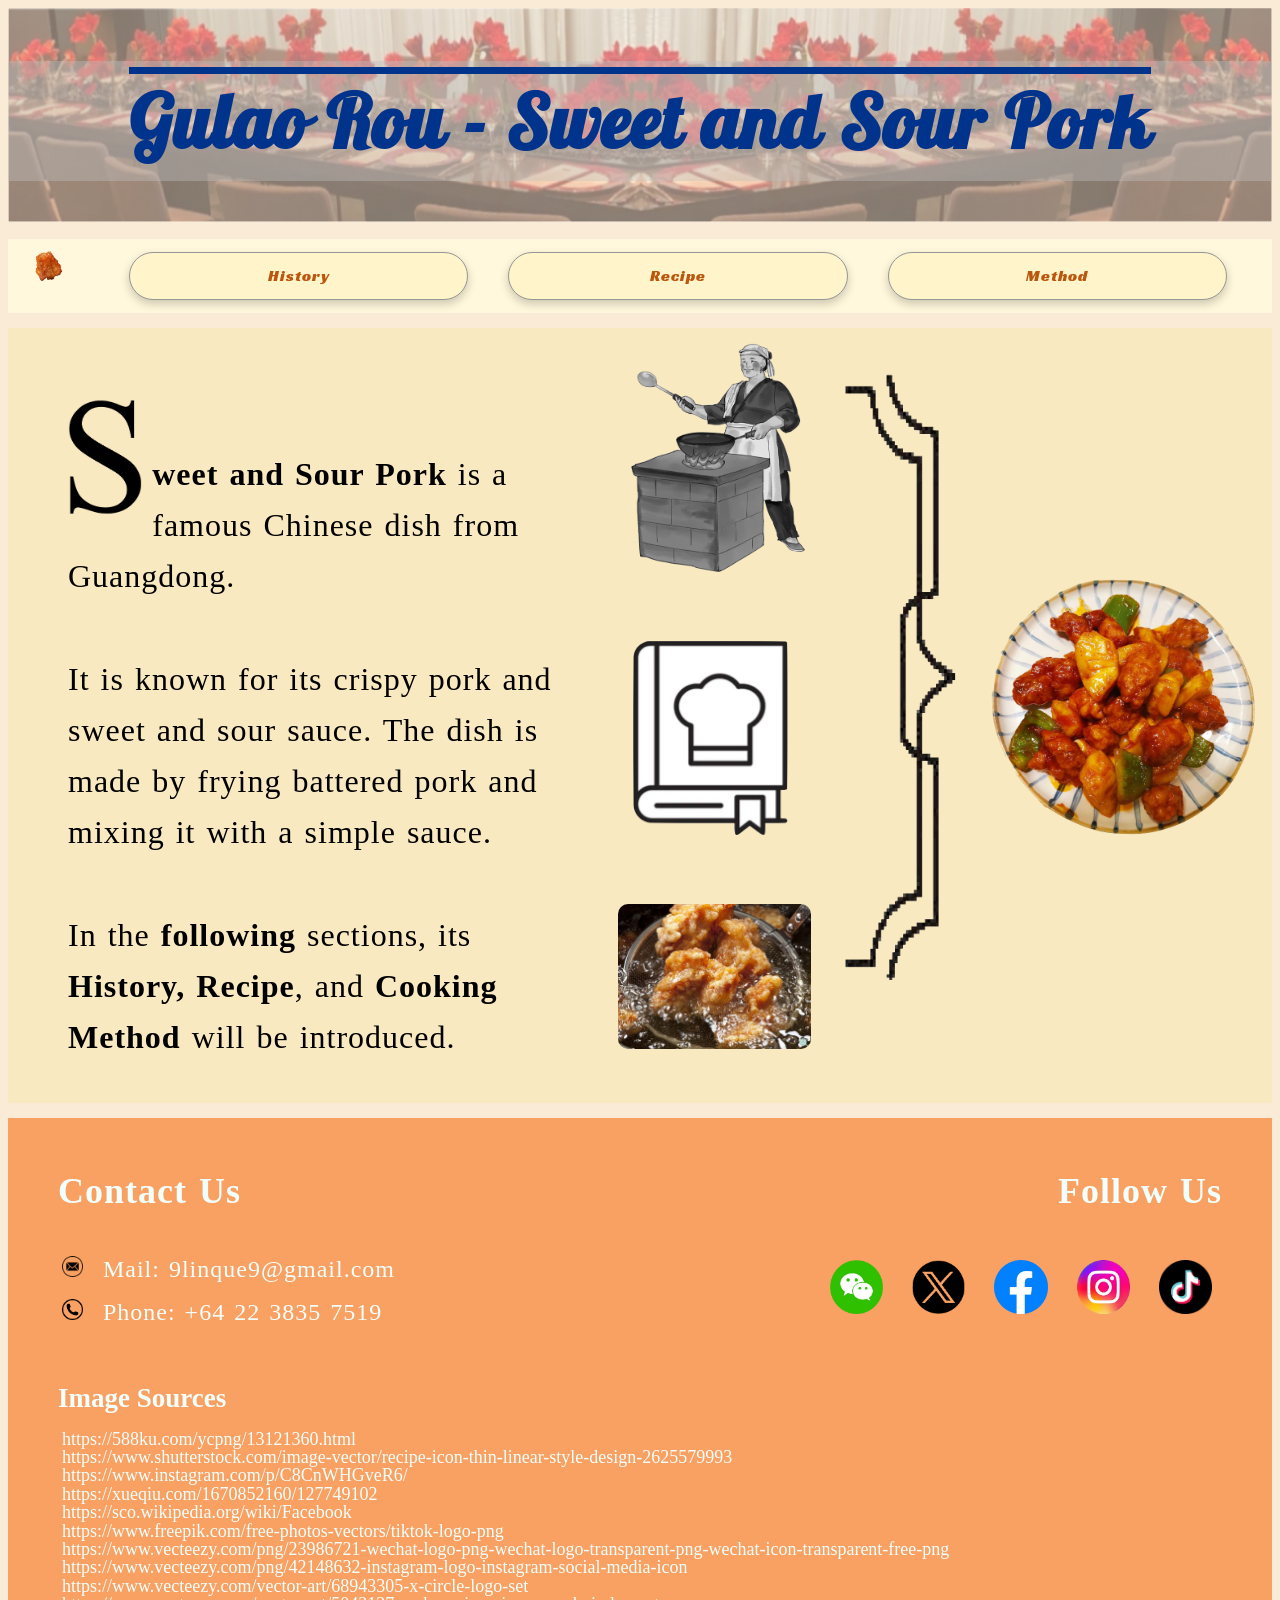
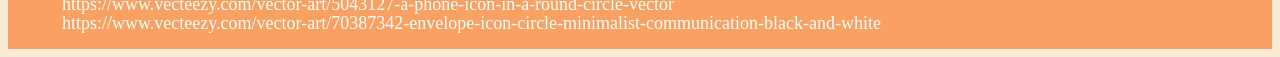
<file: index.html>
<!DOCTYPE html>
<html lang=en>

<head>
  <meta charset="UTF-8">
  <title>Traditional Chinese Food - Sweet and Sour Pork</title>
  <link href='https://fonts.googleapis.com/css?family=Lobster' rel='stylesheet'>
  <link href='https://fonts.googleapis.com/css?family=Racing Sans One' rel='stylesheet'>
  <link rel="stylesheet" href="style.css">
  <link rel="icon" type="Image/png" href="Images/favicon.ico">
</head>

<body>
  <header>
    <div id="Headpicture">
      <img src="Images/Headpicture.png" alt="Headpicture">
      <h1 class="centre">Gulao Rou - Sweet and Sour Pork</h1>
    </div>
  </header>

  <nav>
    <img src="Images/favicon.ico" alt="logo" width="30">
    <a href="history.html">History</a>
    <a href="recipe.html">Recipe</a>
    <a href="method.html">Method</a>
  </nav>

  <main>
    <div class="paragraph">
      <p><img src="Images/Home/S.png" alt="CapitalS"><br><span style="font-weight: bold">weet and Sour Pork</span> is a
        famous Chinese dish from Guangdong.<br><br>
        It is known for its crispy pork and sweet and sour sauce.
      The dish is made by frying battered pork and mixing it with a simple sauce. <br><br>
      In the <span style="font-weight: bold;">following</span> sections, its <span style="font-weight: bold;">History,
        Recipe</span>, and <span style="font-weight: bold;">Cooking Method</span> will be introduced.</p>
    </div>
    <div class="image1">
      <a href="history.html"><img src="Images/Home/Cooking_comic.png" alt="cooking"></a>
    </div>
    <div class="image2">
      <a href="recipe.html"><img src="Images/Home/Book.png" alt="recipe"></a>
    </div>
    <div class="image3">
      <a href="method.html"><img src="Images/Home/Fried.jpeg" alt="fried"></a>
    </div>
    <div class="column3">
      <img src="Images/Home/c3.png" alt="bracket">
    </div>
    <div class="round">
      <a href="https://en.wikipedia.org/wiki/Sweet_and_sour_pork"><img src="Images/Home/clear_dish.png" alt="round_meat"></a>
    </div>
  </main>

  <footer>
    <div class="LF">
      <h2>Contact Us</h2>
      <p><img src="Images/Logo/Mail.png" alt="Mail">Mail: 9linque9@gmail.com</p>
      <p><img src="Images/Logo/Phone.png" alt="Phone">Phone: +64 22 3835 7519</p>
    </div>
    <div class="RF">
      <h2>Follow Us</h2>
      <a href="https://www.wechat.com/en"><img src="Images/Logo/WeChat.webp" alt="WeChat"></a>
      <a href="https://x.com/"><img src="Images/Logo/X.png" alt="X"></a>
      <a href="https://www.facebook.com/"><img src="Images/Logo/Facebook.webp" alt="Facebook"></a>
      <a href="https://www.instagram.com/?hl=en"><img src="Images/Logo/Ins.png" alt="Ins"></a>
      <a href="https://www.tiktok.com/en/"><img src="Images/Logo/Tiktok.png" alt="Tiktok"></a>
    </div>
    <div class="Img_source">
      <h2>Image Sources</h2>
      <p>https://588ku.com/ycpng/13121360.html</p>
      <p>https://www.shutterstock.com/image-vector/recipe-icon-thin-linear-style-design-2625579993</p>
      <p>https://www.instagram.com/p/C8CnWHGveR6/</p>
      <p>https://xueqiu.com/1670852160/127749102</p>
      <p>https://sco.wikipedia.org/wiki/Facebook</p>
      <p>https://www.freepik.com/free-photos-vectors/tiktok-logo-png</p>
      <p>https://www.vecteezy.com/png/23986721-wechat-logo-png-wechat-logo-transparent-png-wechat-icon-transparent-free-png</p>
      <p>https://www.vecteezy.com/png/42148632-instagram-logo-instagram-social-media-icon</p>
      <p>https://www.vecteezy.com/vector-art/68943305-x-circle-logo-set</p>
      <p>https://www.vecteezy.com/vector-art/5043127-a-phone-icon-in-a-round-circle-vector</p>
      <p>https://www.vecteezy.com/vector-art/70387342-envelope-icon-circle-minimalist-communication-black-and-white</p>
    </div>
  </footer>
</body>

</html>
</file>
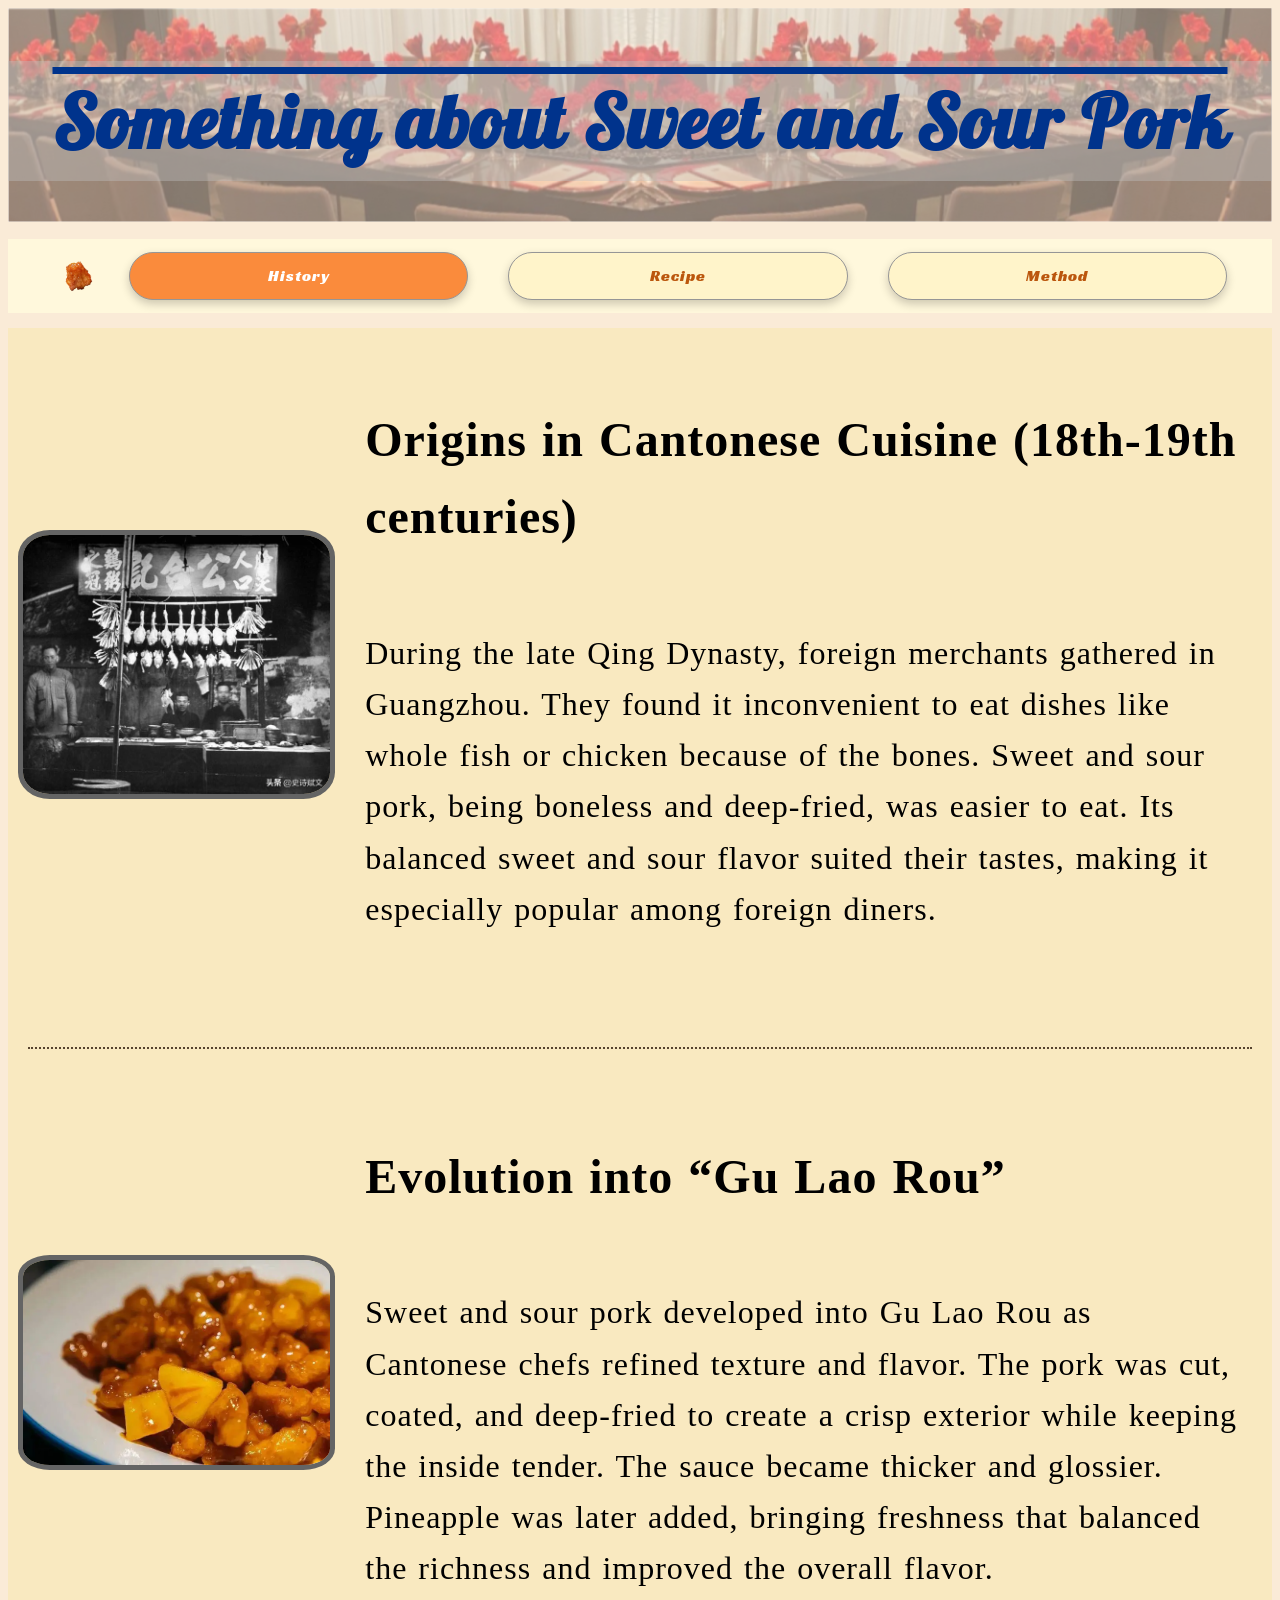
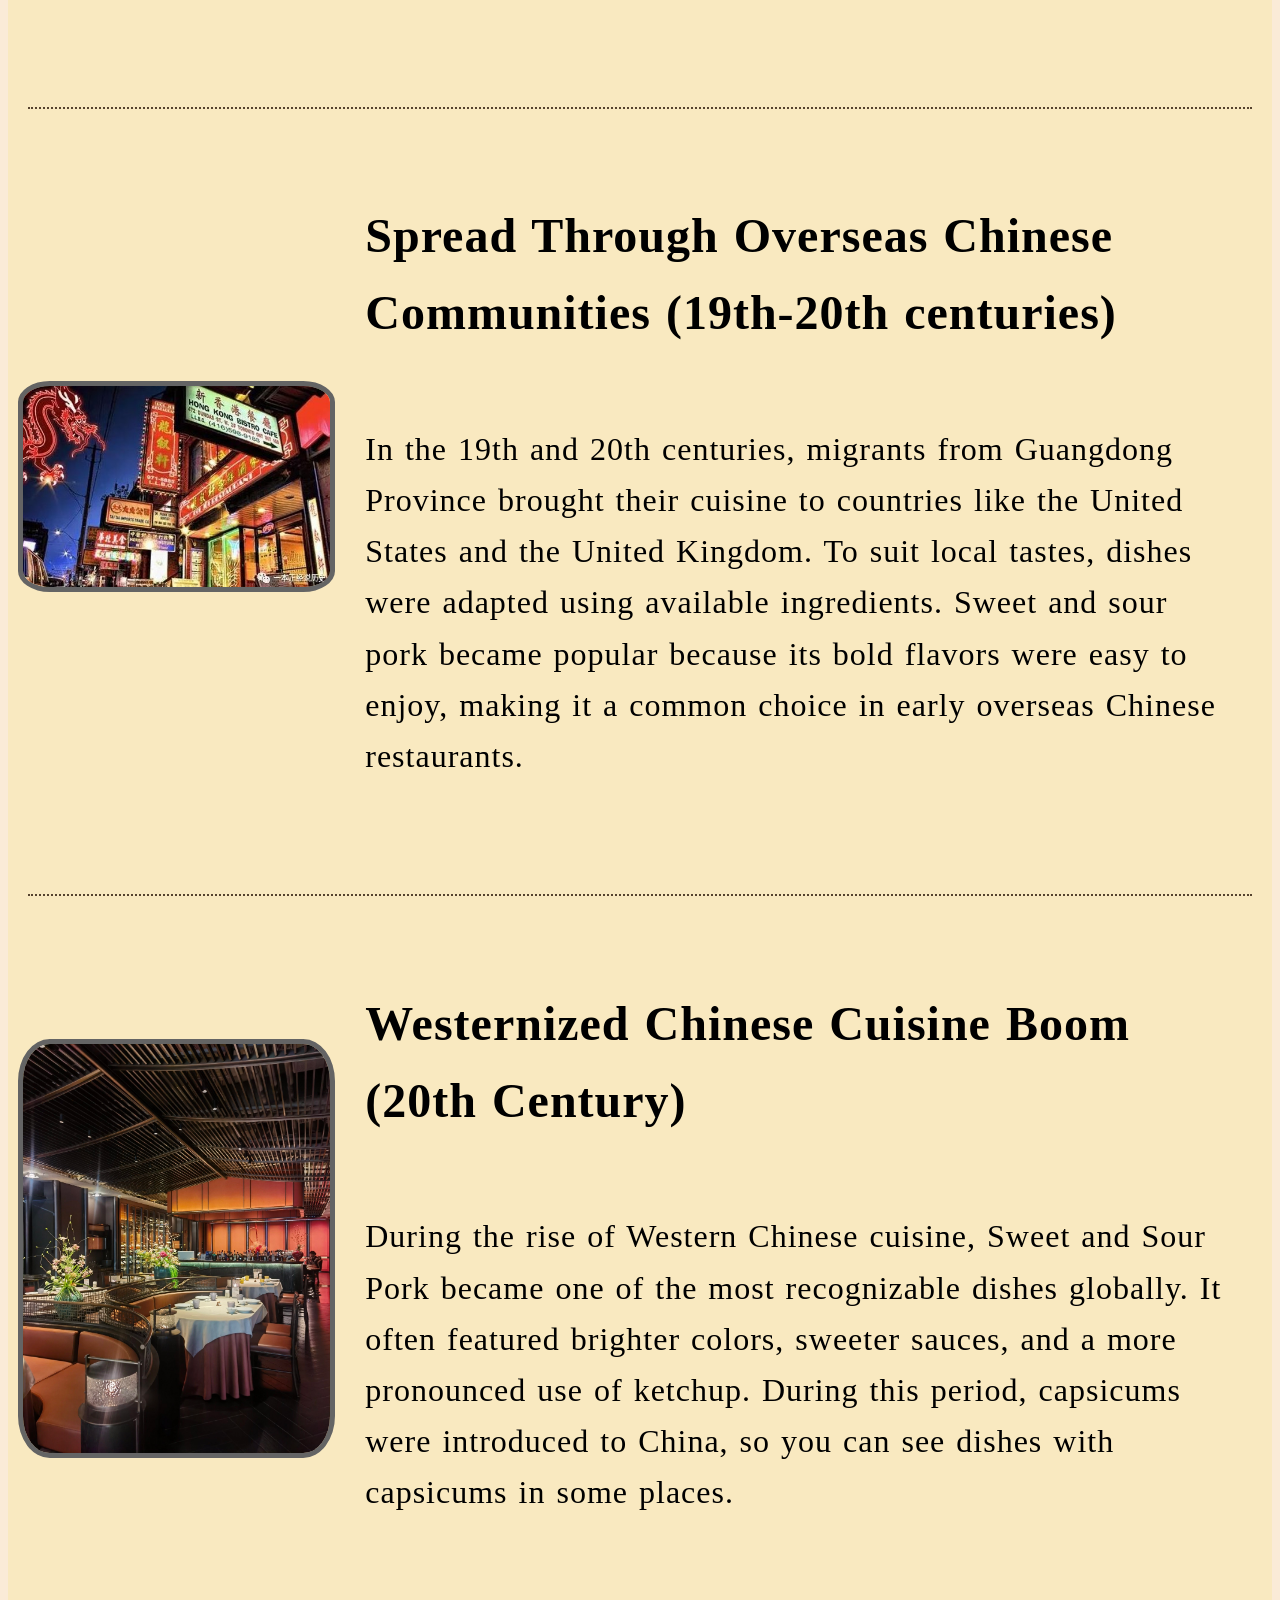
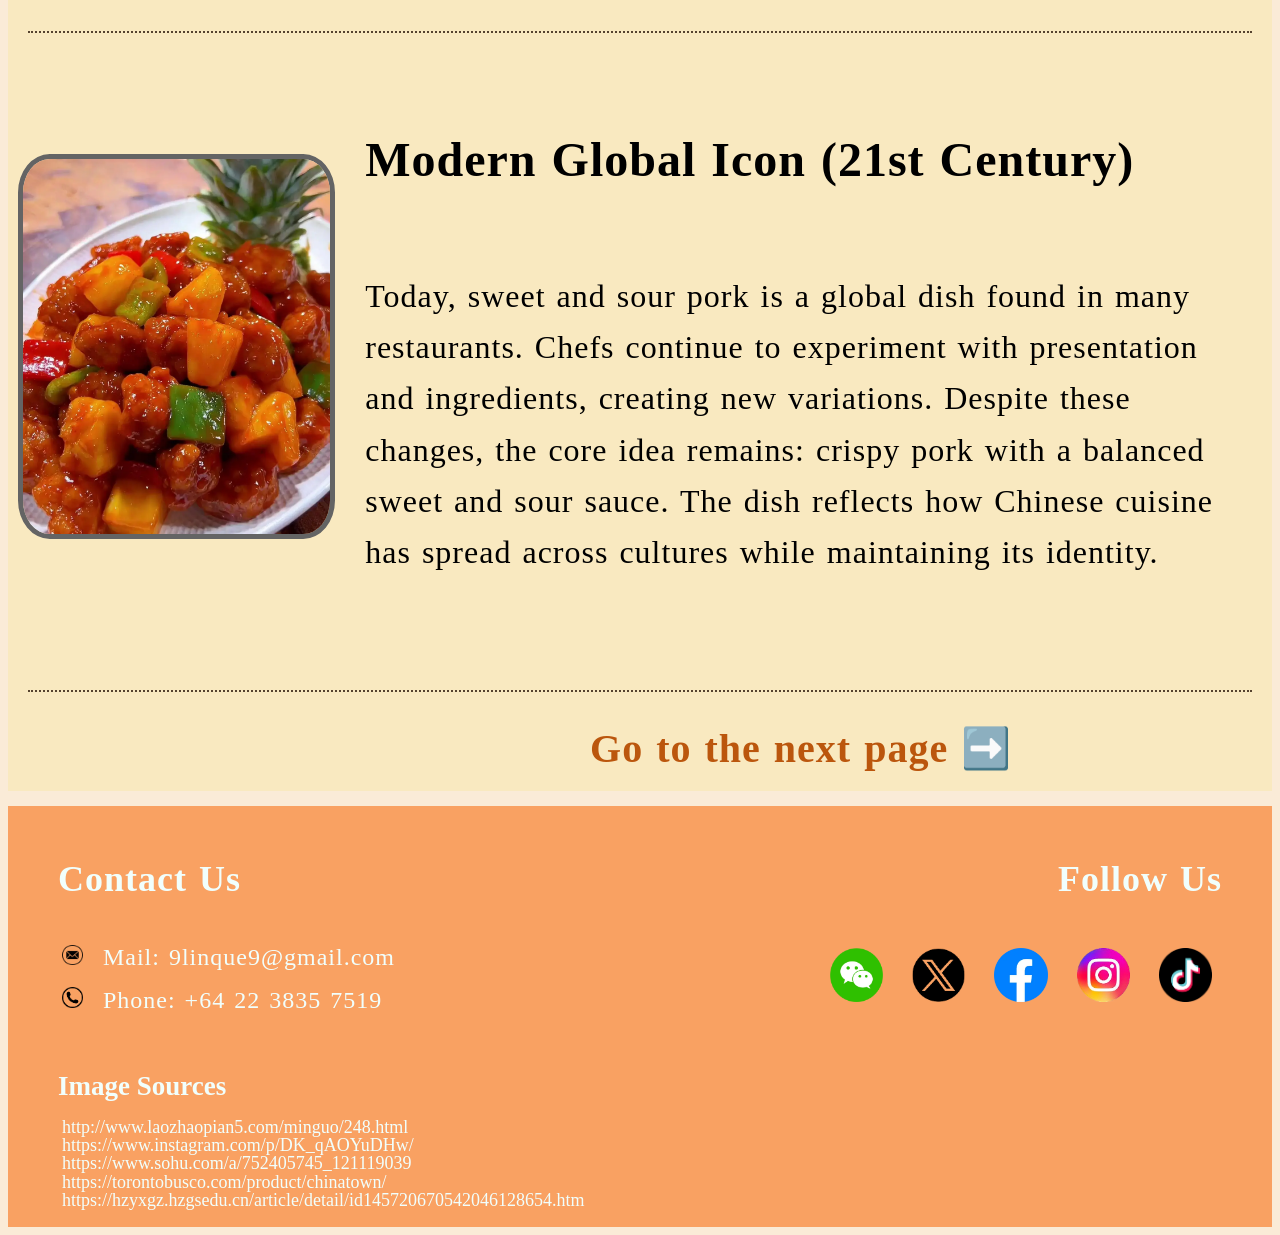
<file: history.html>
<!DOCTYPE html>
<html lang=en>

<head>
  <meta charset="UTF-8">
  <title>Traditional Chinese Food - Sweet and Sour Pork</title>
  <link href='https://fonts.googleapis.com/css?family=Lobster' rel='stylesheet'>
  <link href='https://fonts.googleapis.com/css?family=Racing Sans One' rel='stylesheet'>
  <link rel="stylesheet" href="style.css">
  <link rel="icon" type="Image/png" href="Images/favicon.ico">
</head>

<body>
<header>
    <div id="Headpicture">
        <img src="Images/Headpicture.png" style="opacity:0.5" alt="Headpicture">
        <h1 class="centre">Something about Sweet and Sour Pork</h1>
    </div>
</header>

<nav>
    <div class="flip-box">
    <div class="flip-box-inner">
        <div class="flip-box-front">
        <img src="Images/favicon.ico" alt="logo" width="30">
        </div>
        <div class="flip-box-back">
        <a href="index.html">Home</a>
        </div>
    </div>
    </div>
    <a href="history.html" class="active">History</a>
    <a href="recipe.html">Recipe</a>
    <a href="method.html">Method</a>
</nav>

<main class="H">
    <img src="Images/History/Qing.webp" alt="the_oldest">
    <div>
        <h2>Origins in Cantonese Cuisine (18th-19th centuries)</h2>   
        <p>During the late Qing Dynasty, foreign merchants gathered in Guangzhou. They found it inconvenient to eat dishes like whole fish or chicken because of the bones. Sweet and sour pork, being boneless and deep-fried, was easier to eat. Its balanced sweet and sour flavor suited their tastes, making it especially popular among foreign diners.</p>
    </div>
    <div class="border"></div>
    <img src="Images/History/H2.webp" alt="then">
    <div>
        <h2>Evolution into “Gu Lao Rou”</h2>   
        <p>Sweet and sour pork developed into Gu Lao Rou as Cantonese chefs refined texture and flavor. The pork was cut, coated, and deep-fried to create a crisp exterior while keeping the inside tender. The sauce became thicker and glossier. Pineapple was later added, bringing freshness that balanced the richness and improved the overall flavor.</p>
    </div>
    <div class="border"></div>
    <img src="Images/History/19-20cen.jpg" alt="19th-20th">
    <div>
        <h2>Spread Through Overseas Chinese Communities (19th-20th centuries)</h2>   
        <p>In the 19th and 20th centuries, migrants from Guangdong Province brought their cuisine to countries like the United States and the United Kingdom. To suit local tastes, dishes were adapted using available ingredients. Sweet and sour pork became popular because its bold flavors were easy to enjoy, making it a common choice in early overseas Chinese restaurants. </p>
    </div>
    <div class="border"></div>
    <img src="Images/History/Westaurant.jpg" alt="after20th">
    <div>
        <h2>Westernized Chinese Cuisine Boom (20th Century)</h2>   
        <p>During the rise of Western Chinese cuisine, Sweet and Sour Pork became one of the most recognizable dishes globally. It often featured brighter colors, sweeter sauces, and a more pronounced use of ketchup. During this period, capsicums were introduced to China, so you can see dishes with capsicums in some places.</p>
    </div>
    <div class="border"></div>
    <img src="Images/History/21cen.webp" alt="now">
    <div>
        <h2>Modern Global Icon (21st Century)</h2>   
        <p>Today, sweet and sour pork is a global dish found in many restaurants. Chefs continue to experiment with presentation and ingredients, creating new variations. Despite these changes, the core idea remains: crispy pork with a balanced sweet and sour sauce. The dish reflects how Chinese cuisine has spread across cultures while maintaining its identity.</p>
    </div>  
    <div class="border"></div>
    <br>
    <a href="method.html" class="next">Go to the next page ➡️</a>  
</main>

<footer>
    <div class="LF">
        <h2>Contact Us</h2>
        <p><img src="Images/Logo/Mail.png" alt="Mail">Mail: 9linque9@gmail.com</p>
        <p><img src="Images/Logo/Phone.png" alt="Phone">Phone: +64 22 3835 7519</p>
        </div>
        <div class="RF">
        <h2>Follow Us</h2>
        <img src="Images/Logo/WeChat.webp" alt="WeChat">
        <img src="Images/Logo/X.png" alt="X">
        <img src="Images/Logo/Facebook.webp" alt="Facebook">
        <img src="Images/Logo/Ins.png" alt="Ins">
        <img src="Images/Logo/Tiktok.png" alt="Tiktok">
    </div>
    <div class="Img_source">
        <h2>Image Sources</h2>
        <p>http://www.laozhaopian5.com/minguo/248.html</p>
        <p>https://www.instagram.com/p/DK_qAOYuDHw/</p>
        <p>https://www.sohu.com/a/752405745_121119039</p>
        <p>https://torontobusco.com/product/chinatown/</p>
        <p>https://hzyxgz.hzgsedu.cn/article/detail/id145720670542046128654.htm</p>
    </div>
</footer>
</body>

</html>
</file>
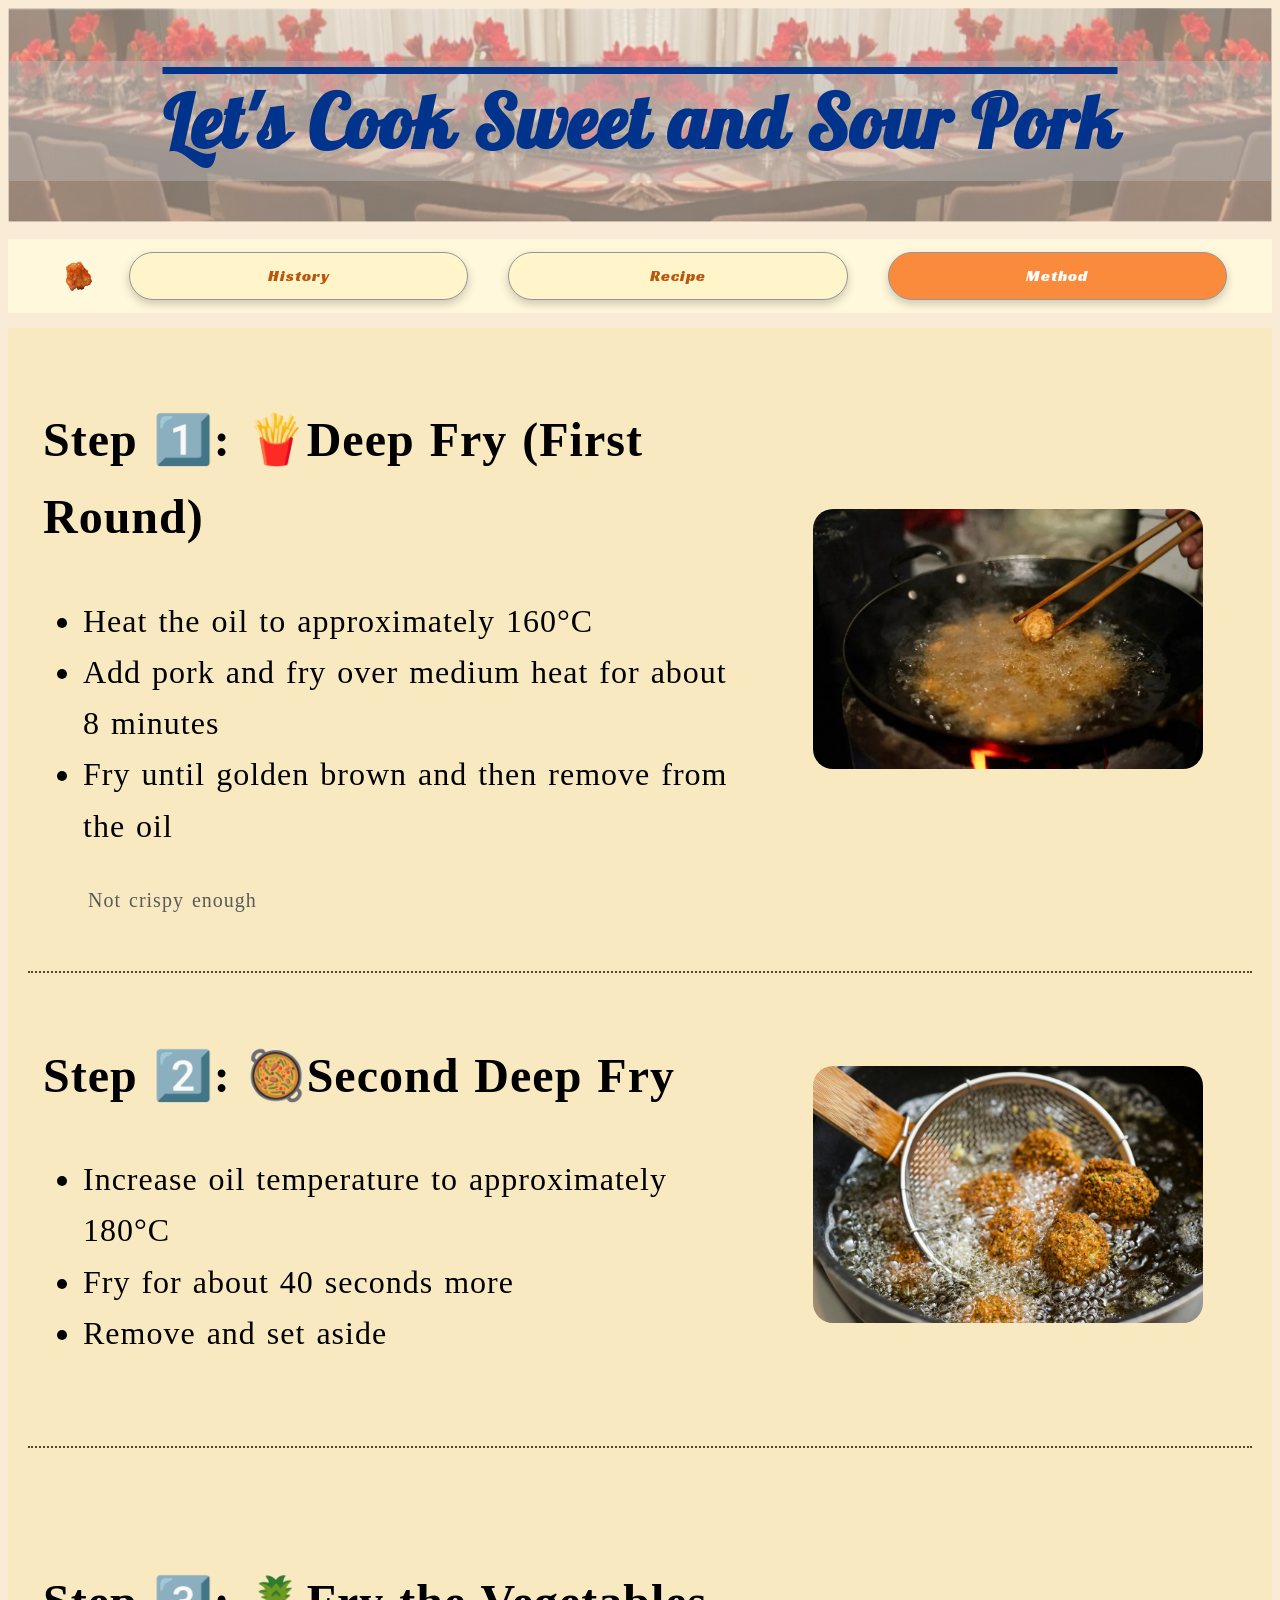
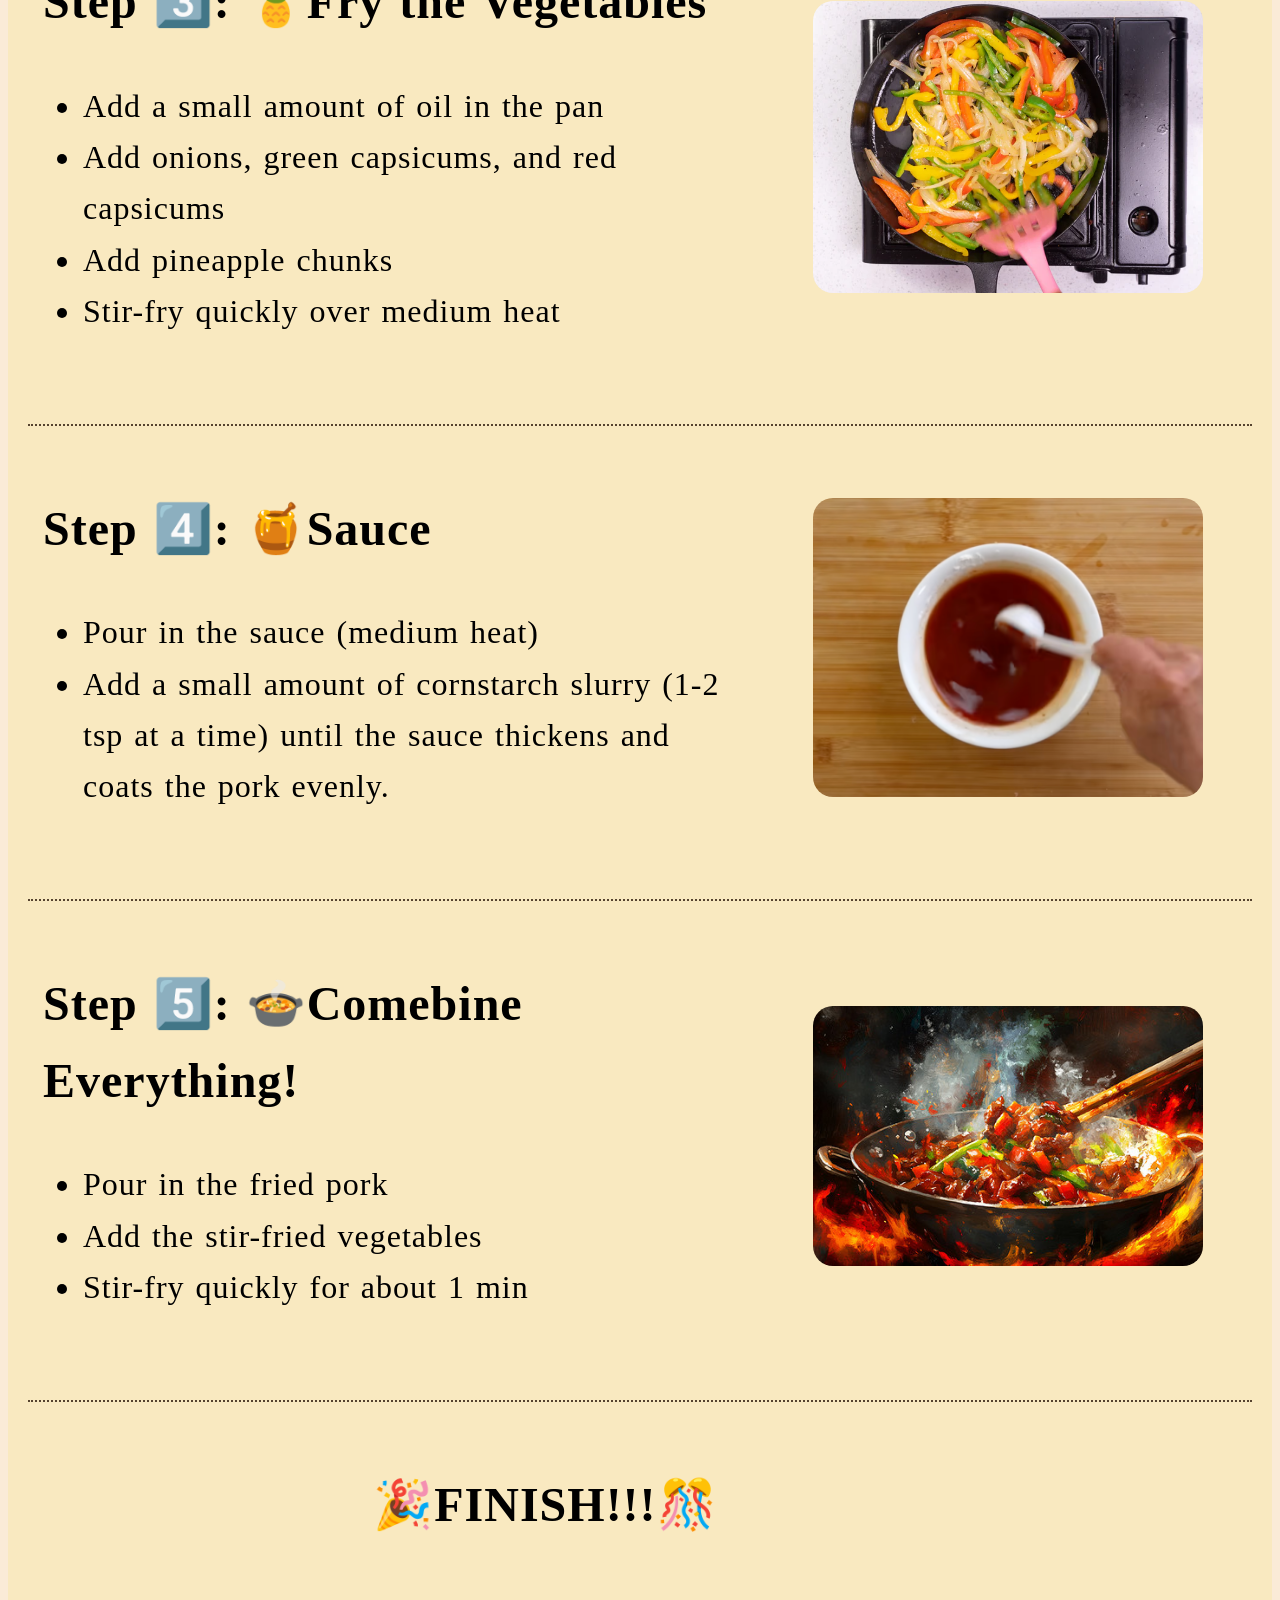
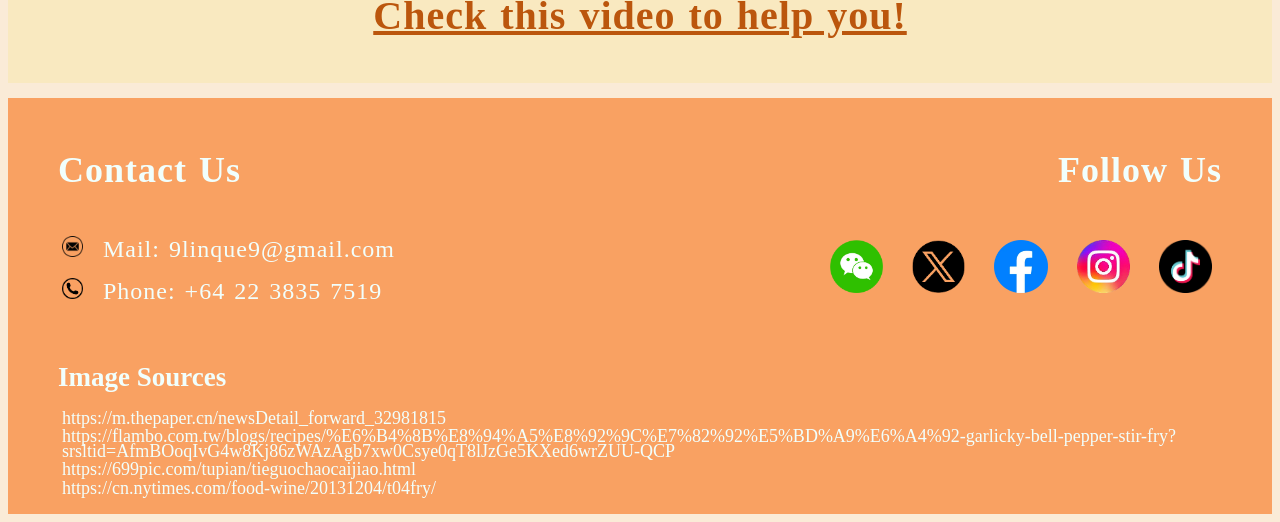
<file: method.html>
<!DOCTYPE html>
<html lang=en>

<head>
  <meta charset="UTF-8">
  <title>Traditional Chinese Food - Sweet and Sour Pork</title>
  <link href='https://fonts.googleapis.com/css?family=Racing Sans One' rel='stylesheet'>
  <link href='https://fonts.googleapis.com/css?family=Lobster' rel='stylesheet'>
  <link rel="stylesheet" href="style.css">
  <link rel="icon" type="Image/png" href="Images/favicon.ico">
</head>

<body>
  <header>
    <div id="Headpicture">
      <img src="Images/Headpicture.png" style="opacity:0.5" alt="Headpicture">
      <h1 class="centre">Let's Cook Sweet and Sour Pork</h1>
    </div>
  </header>

  <nav>
    <div class="flip-box">
      <div class="flip-box-inner">
        <div class="flip-box-front">
          <img src="Images/favicon.ico" alt="logo" width="30">
        </div>
        <div class="flip-box-back">
          <a href="index.html">Home</a>
        </div>
      </div>
    </div>
    <a href="history.html">History</a>
    <a href="recipe.html">Recipe</a>
    <a href="method.html" class="active">Method</a>
  </nav>

  <main class="M">
    <div class="steps">
      <h2>Step 1️⃣: 🍟Deep Fry (First Round)</h2>
      <ul>
        <li>Heat the oil to approximately 160°C</li>
        <li>Add pork and fry over medium heat for about 8 minutes</li>
        <li>Fry until golden brown and then remove from the oil</li>
      </ul>
      <p class="tips">Not crispy enough</p>
    </div>
    <img src="Images/Method/fried.jpg" alt="fried">
    <div class="border"></div>
    <div class="steps">
      <h2>Step 2️⃣: 🥘Second Deep Fry</h2>
      <ul>
        <li>Increase oil temperature to approximately 180°C</li>
        <li>Fry for about 40 seconds more</li>
        <li>Remove and set aside</li>
      </ul>
    </div>
    <img src="Images/Method/fried2.jpg" alt="fried2">
    <div class="border"></div><br>
    <div class="steps">
      <h2>Step 3️⃣: 🍍Fry the Vegetables</h2>
      <ul>
        <li>Add a small amount of oil in the pan</li>
        <li>Add onions, green capsicums, and red capsicums</li>
        <li>Add pineapple chunks</li>
        <li>Stir-fry quickly over medium heat</li>
      </ul>
    </div>
    <img src="Images/Method/capsicum.webp" alt="capsicum">
    <div class="border"></div>
    <div class="steps">
      <h2>Step 4️⃣: 🍯Sauce</h2>
      <ul>
        <li>Pour in the sauce (medium heat)</li>
        <li>Add a small amount of cornstarch slurry (1-2 tsp at a time) until the sauce thickens and coats the pork
          evenly.</li>
      </ul>
    </div>
    <img src="Images/Method/sauce.png" alt="sauce">
    <div class="border"></div>
    <div class="steps">
      <h2>Step 5️⃣: 🍲Comebine Everything!</h2>
      <ul>
        <li>Pour in the fried pork</li>
        <li>Add the stir-fried vegetables</li>
        <li>Stir-fry quickly for about 1 min</li>
      </ul>
    </div>
    <img src="Images/Method/Last.jpg" alt="last">
    <div class="border"></div>
    <div id="FINISH">
      <h2>🎉FINISH!!!🎊</h2>
      <a href="https://www.youtube.com/watch?v=ec1m9AW4890" id="youtube_pork">Check this video to help you!</a>
    </div>
  </main>

  <footer>
    <div class="LF">
      <h2>Contact Us</h2>
      <p><img src="Images/Logo/Mail.png" alt="Mail">Mail: 9linque9@gmail.com</p>
      <p><img src="Images/Logo/Phone.png" alt="Phone">Phone: +64 22 3835 7519</p>
    </div>
    <div class="RF">
      <h2>Follow Us</h2>
      <img src="Images/Logo/WeChat.webp" alt="WeChat">
      <img src="Images/Logo/X.png" alt="X">
      <img src="Images/Logo/Facebook.webp" alt="Facebook">
      <img src="Images/Logo/Ins.png" alt="Ins">
      <img src="Images/Logo/Tiktok.png" alt="Tiktok">
    </div>
    <div class="Img_source">
      <h2>Image Sources</h2>
      <p>https://m.thepaper.cn/newsDetail_forward_32981815</p>
      <p>
        https://flambo.com.tw/blogs/recipes/%E6%B4%8B%E8%94%A5%E8%92%9C%E7%82%92%E5%BD%A9%E6%A4%92-garlicky-bell-pepper-stir-fry?srsltid=AfmBOoqIvG4w8Kj86zWAzAgb7xw0Csye0qT8lJzGe5KXed6wrZUU-QCP
      </p>
      <p>https://699pic.com/tupian/tieguochaocaijiao.html</p>
      <p>https://cn.nytimes.com/food-wine/20131204/t04fry/</p>
    </div>
  </footer>
</body>

</html>
</file>
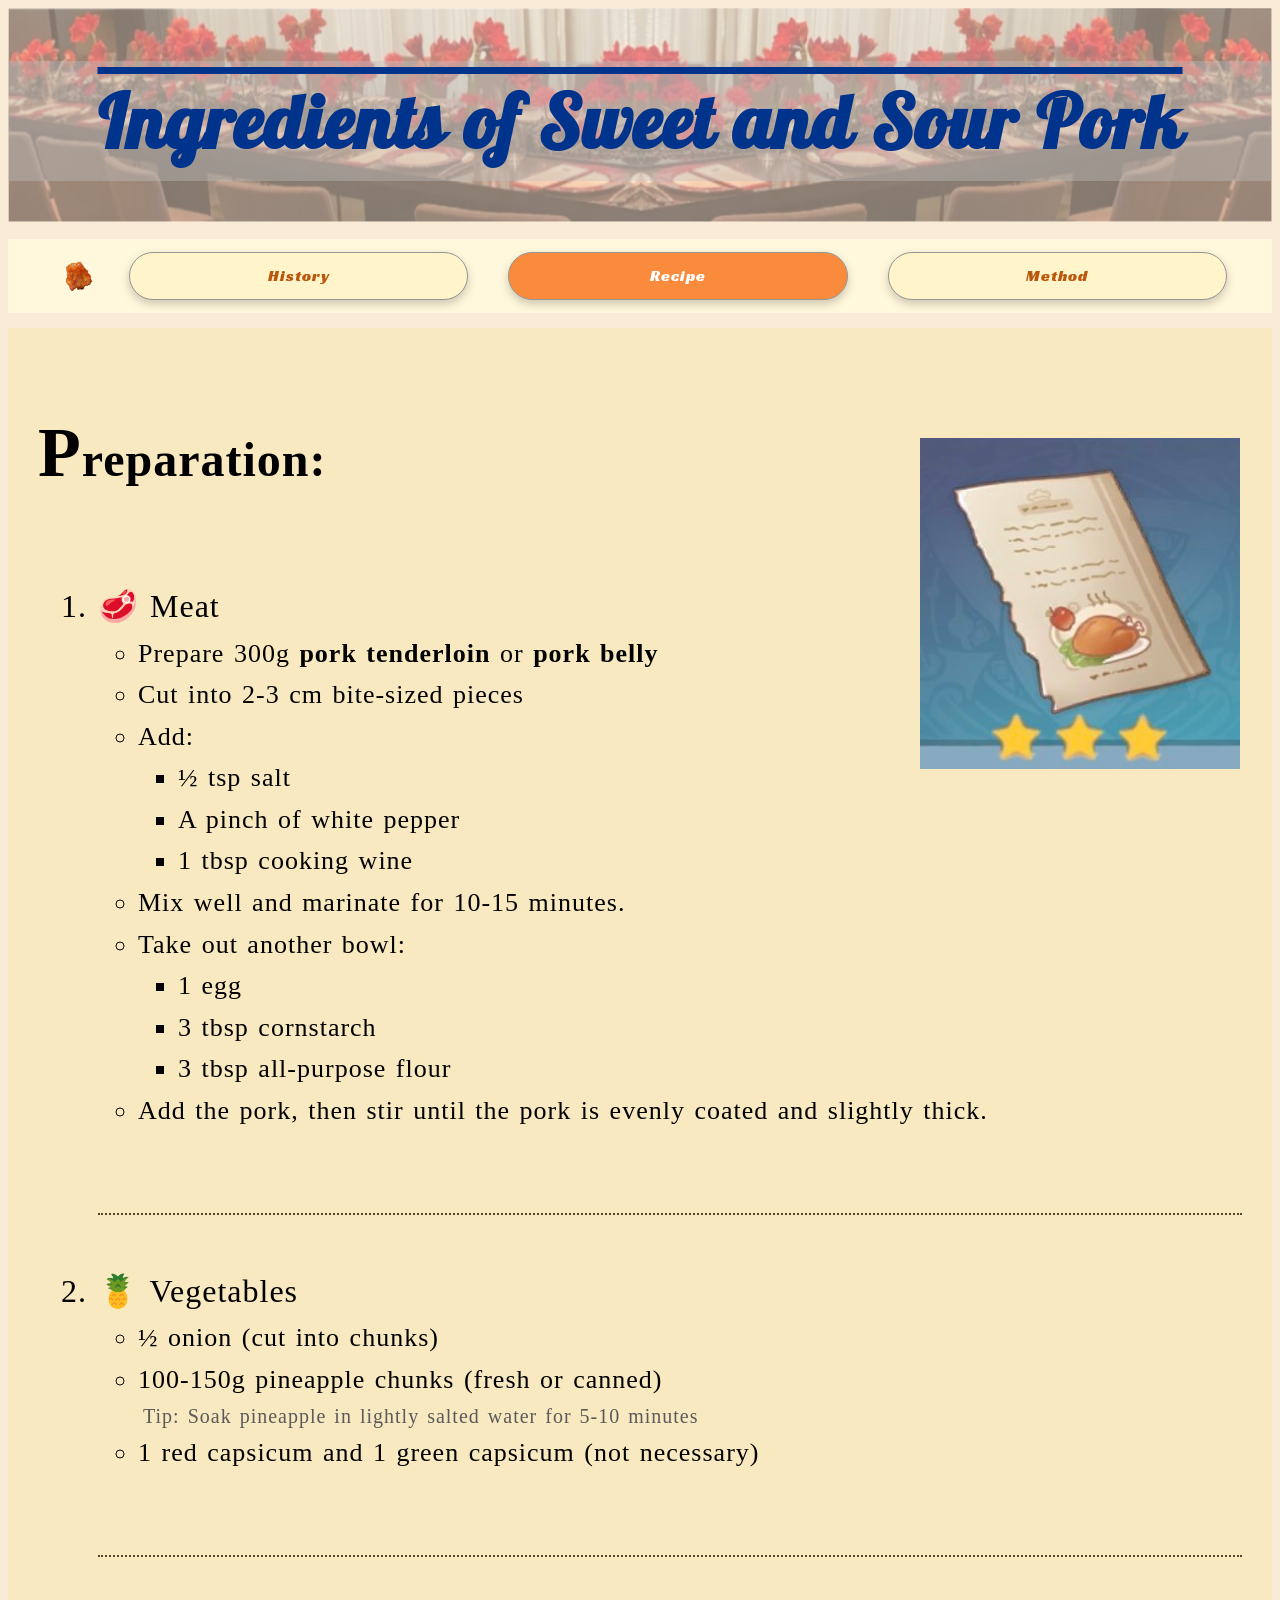
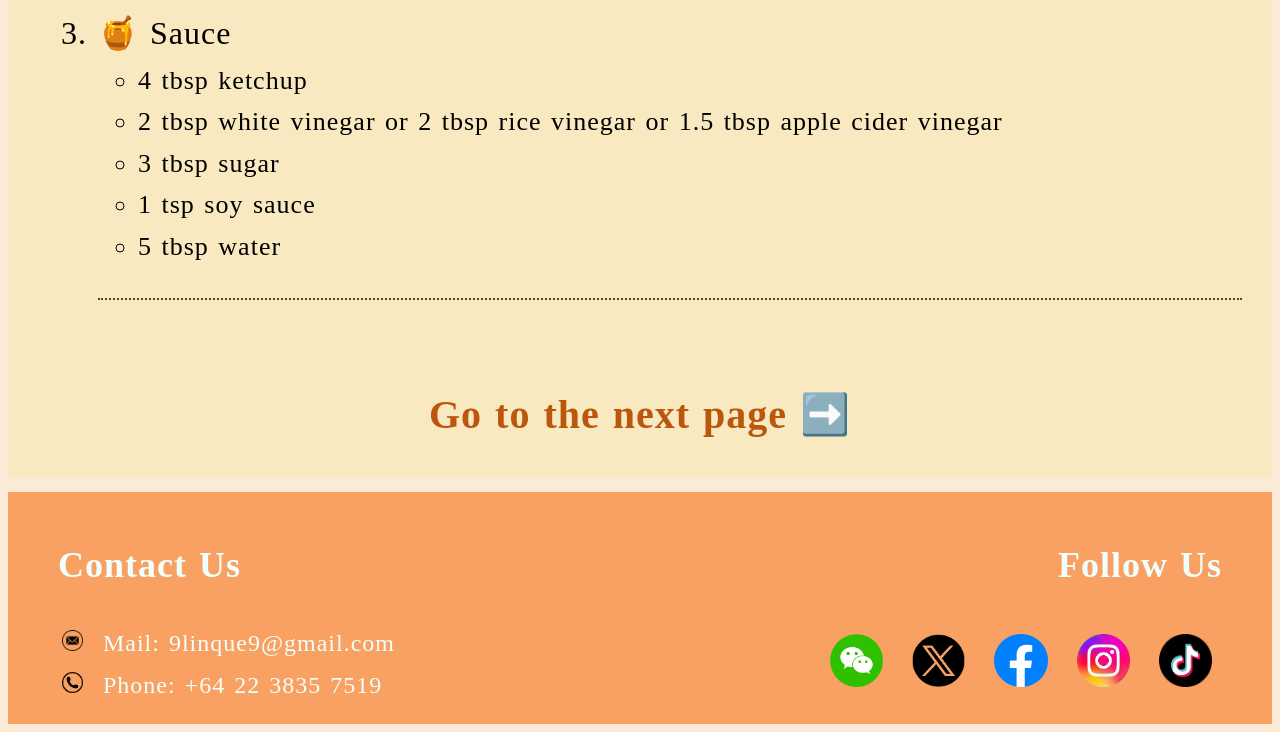
<file: recipe.html>
<!DOCTYPE html>
<html lang=en>

<head>
  <meta charset="UTF-8">
  <title>Traditional Chinese Food - Sweet and Sour Pork</title>
  <link href='https://fonts.googleapis.com/css?family=Lobster' rel='stylesheet'>
  <link href='https://fonts.googleapis.com/css?family=Racing Sans One' rel='stylesheet'>
  <link rel="stylesheet" href="style.css">
  <link rel="icon" type="Image/png" href="Images/favicon.ico">
</head>

<body>
    <header>
        <div id="Headpicture">
            <img src="Images/Headpicture.png" style="opacity:0.5" alt="Headpicture">
            <h1 class="centre">Ingredients of Sweet and Sour Pork</h1>
        </div>
    </header>
    
    <nav>
      <div class="flip-box">
        <div class="flip-box-inner">
          <div class="flip-box-front">
            <img src="Images/favicon.ico" alt="logo" width="30">
          </div>
          <div class="flip-box-back">
            <a href="index.html">Home</a>
          </div>
        </div>
      </div>
      <a href="history.html">History</a>
      <a href="recipe.html" class="active">Recipe</a>
      <a href="method.html">Method</a>
    </nav>

    <main class="R">
      <img id="Recipe_Img" src="Images/Recipe/3_star_recipe.jpg" alt="Genshin recipe">
      <h2><span style="font-size:70px">P</span>reparation:</h2>
      <ol>
        <li>🥩 Meat
          <ul>
            <li>Prepare 300g <span style="font-weight: bold">pork tenderloin</span> or <span style="font-weight: bold">pork belly</span></li>
            <li>Cut into 2-3 cm bite-sized pieces</li>
            <li>Add: 
              <ul>
                <li>½ tsp salt</li>
                <li>A pinch of white pepper</li>
                <li>1 tbsp cooking wine</li>
              </ul>
            </li>
            <li>Mix well and marinate for 10-15 minutes.</li>
            <li>Take out another bowl: 
              <ul>
                <li>1 egg</li>
                <li>3 tbsp cornstarch</li>
                <li>3 tbsp all-purpose flour</li>
              </ul>
            </li>
            <li>Add the pork, then stir until the pork is evenly coated and slightly thick.</li>
          </ul>
          <br>
          <div class="border"></div><br>
        </li>
        <li>🍍 Vegetables
          <ul>
            <li>½ onion (cut into chunks)</li>
            <li>100-150g pineapple chunks (fresh or canned)</li>
          </ul>
          <p class="tips">Tip: Soak pineapple in lightly salted water for 5-10 minutes</p>
          <ul>
            <li>1 red capsicum and 1 green capsicum (not necessary)</li>
          </ul>
          <br>
          <div class="border"></div><br>
        </li>
        <li>🍯 Sauce
          <ul>
            <li>4 tbsp ketchup</li>
            <li>2 tbsp white vinegar or 2 tbsp rice vinegar or 1.5 tbsp apple cider vinegar</li>
            <li>3 tbsp sugar</li>
            <li>1 tsp soy sauce</li>
            <li>5 tbsp water</li>
          </ul>
          <div class="border"></div><br>
        </li>
      </ol>
      <a href="method.html" class="next">Go to the next page ➡️</a>
    </main>

      <footer>
    <div class="LF">
      <h2>Contact Us</h2>
      <p><img src="Images/Logo/Mail.png" alt="Mail">Mail: 9linque9@gmail.com</p>
      <p><img src="Images/Logo/Phone.png" alt="Phone">Phone: +64 22 3835 7519</p>
    </div>
    <div class="RF">
      <h2>Follow Us</h2>
      <img src="Images/Logo/WeChat.webp" alt="WeChat">
      <img src="Images/Logo/X.png" alt="X">
      <img src="Images/Logo/Facebook.webp" alt="Facebook">
      <img src="Images/Logo/Ins.png" alt="Ins">
      <img src="Images/Logo/Tiktok.png" alt="Tiktok">
    </div>
  </footer>
</body>

</html>
</file>
<file: style.css>
body {
    background-color: antiquewhite;
    font-family: 'Times New Roman', Times, serif;
    line-height: 1.6;
    letter-spacing: 1px;
    word-spacing: 2px;
}

nav {
    display: grid;
    grid-template-columns: 1fr 5fr 5fr 5fr;
    padding: 12px 2%;
    background-color: cornsilk;
    text-align: center;
}

nav a {
    margin: 1px 20px;
    padding: 10px;
    background-color: rgb(255, 244, 202);
    border: 1px solid rgb(150, 150, 150);
    border-radius: 100px;
    box-shadow: 0 4px 10px rgba(0, 0, 0, 0.2);
    text-decoration: none;
    text-align: center;
    color: rgb(187, 86, 13);
    transition: transform 0.3s, background-color 0.5s, color 0.5s;
    font-family: 'Racing Sans One';

}

nav a:hover {
    transform: translateY(-4px);
    background-color: rgb(250, 139, 60);
    color: white;
}

.active {
    background-color: rgb(250, 139, 60);
    color: white;
}

.flip-box {
    width: 50px;
    height: 30px;
    perspective: 1000px;
}

.flip-box-inner {
    padding: 10px;
    position: relative;
    width: 100%;
    height: 100%;
    text-align: center;
    transition: transform 0.8s;
    transform-style: preserve-3d;
}

.flip-box:hover .flip-box-inner {
    transform: rotateY(180deg);
}

.flip-box-front,
.flip-box-back {
    position: absolute;
    width: 100%;
    height: 100%;
    -webkit-backface-visibility: hidden;
    backface-visibility: hidden;
}

.flip-box-back {
    margin-top: 1px;
    color: rgb(187, 86, 13);
    transform: rotateY(180deg);
}

.flip-box-back a {
    padding: 15px;
}

#logo {
    background-color: unset;
    border: unset;
    border-radius: unset;
    box-shadow: unset;
    margin-left: unset;
    padding: unset;
}

#Headpicture {
    position: relative;
    text-align: center;
    color: rgb(0, 51, 140);
    font-size: 35px;
}

#Headpicture img {
    max-width: 100%;
    opacity: 0.5;
}

.centre {
    position: absolute;
    top: 27%;
    right: 50%;
    width: 100%;
    max-height: 100%;
    transform: translate(50%, -50%);
    text-decoration: overline;
    background-color: rgba(191, 191, 191, 0.4);
    font-family: 'Lobster';
    font-size: 75px;
}

main {
    display: grid;
    grid-template-columns: 8fr 3fr 2fr 4fr;
    grid-template-rows: repeat(3, auto);
    margin-top: 15px;
    background-color: rgba(250, 232, 169, 0.5);
}

main div {
    font-size: 32px;
    text-align: left;
    padding: 15px;
}

.paragraph {
    grid-column: 1;
    grid-row: 1 / span 3;
    margin-left: 20px;
    margin-top: 30px;
}

.paragraph p {
    margin: 25px;
}

.paragraph img {
    max-width: 15%;
    float: left;
    margin-right: 10px;
}

.image1 {
    filter: grayscale(1);
    transition: transform 0.3s;
}

.image1 img {
    max-width: 90%;
    position: relative;
    left: 7%;
}

.image1:hover {
    transform: scale(1.1);
}

.image2 {
    grid-column: 2;
    transition: transform 0.3s;
}

.image2 img {
    max-width: 80%;
    position: relative;
    left: 8%;
}

.image2:hover {
    transform: scale(1.08);
}

.image3 {
    grid-column: 2;
    transition: transform 0.3s;
}

.image3:hover {
    transform: scale(1.11);
}

.image3 img {
    border-radius: 10px;
    max-width: 100%;
}

.column3 {
    grid-column: 3;
    grid-row: 1 / span 3;
    position: relative;
    top: 30px;
}

.column3 img {
    max-width: 100%;
}

.round {
    grid-row: 1 / span 3;
    grid-column: 4;
    align-self: center;
    transition: transform 0.3s;
}

.round:hover {
    transform: scale(1.11);
}

.round img {
    max-width: 100%;
}

footer {
    display: grid;
    grid-template-columns: 1fr 1fr;
    margin-top: 15px;
}

footer div {
    color: rgb(241, 255, 253);
    font-size: 24px;
    padding: 15px 50px;
    background-color: rgb(249, 161, 98);
}

footer p {
    margin: 4px;
}

.LF img {
    max-width: 4%;
    margin-right: 20px;
}

.RF {
    float: right;
    text-align: right;
}

.RF img {
    max-width: 10%;
    margin: 10px;
    transition: transform 0.2s;
}

.RF img:hover {
    transform: scale(1.1);
}


.Img_source {
    font-size: 18px;
    max-width: 100%;
    grid-column: 1 / span 2;
    line-height: 0.8;
    letter-spacing: 0px;
    word-spacing: 0px;
}




.H {
    display: grid;
    grid-template-rows: repeat(5, auto);
    grid-template-columns: 1fr 3fr;
    padding: 10px;
    gap: 15px;
    align-items: center;
}
.H div {
    display: flex;
    flex-direction: column;
    margin: 10px;
    padding: 15px;
}
.H img {
    grid-column: 1;
    max-width: 100%;
    height: auto;
    border-radius: 10%;
    border: 5px solid rgb(100, 100, 100);
}
.border{
    border-bottom:2px dotted #56432f;
    grid-column: 1 / span 2;
}



.R {
    display: flex;
    flex-direction: column;
    font-size: 32px;
    padding: 30px;
}

.R h3 {
    margin-bottom: 1px;
}

.R ol {
    padding-left: 60px;
}

.R ul {
    font-size: 26px;
}

.R img {
    position: absolute;
    right: 40px;
    padding-top: 80px;
    width: 100%;
    max-width: 25%;
}

.next {
    font-size: 40px;
    text-decoration: none;
    text-align: center;
    font-weight: bold;
    color: rgb(187, 86, 13);
}

#youtube_pork {
    font-size: 40px;
    text-decoration: underline;
    font-weight: bold;
    color: rgb(187, 86, 13);
}

.tips {
    font-size: 20px;
    color: rgb(90, 90, 90);
    margin-left: 45px;
    margin-top: 0;
    margin-bottom: 0;
}



.M {
    display: grid;
    grid-template-columns: 3fr 2fr;
    font-size: 26px;
    padding: 20px;
    gap: 10px 5px;
    align-items: center;
}
.steps {
    grid-column: 1;
}
.M img {
    grid-column: 2;
    max-width: 80%;
    border-radius: 20px;
    justify-self: center;
}
#FINISH {
    grid-column: 1 / span 2;
    justify-self: center;
}
</file>
